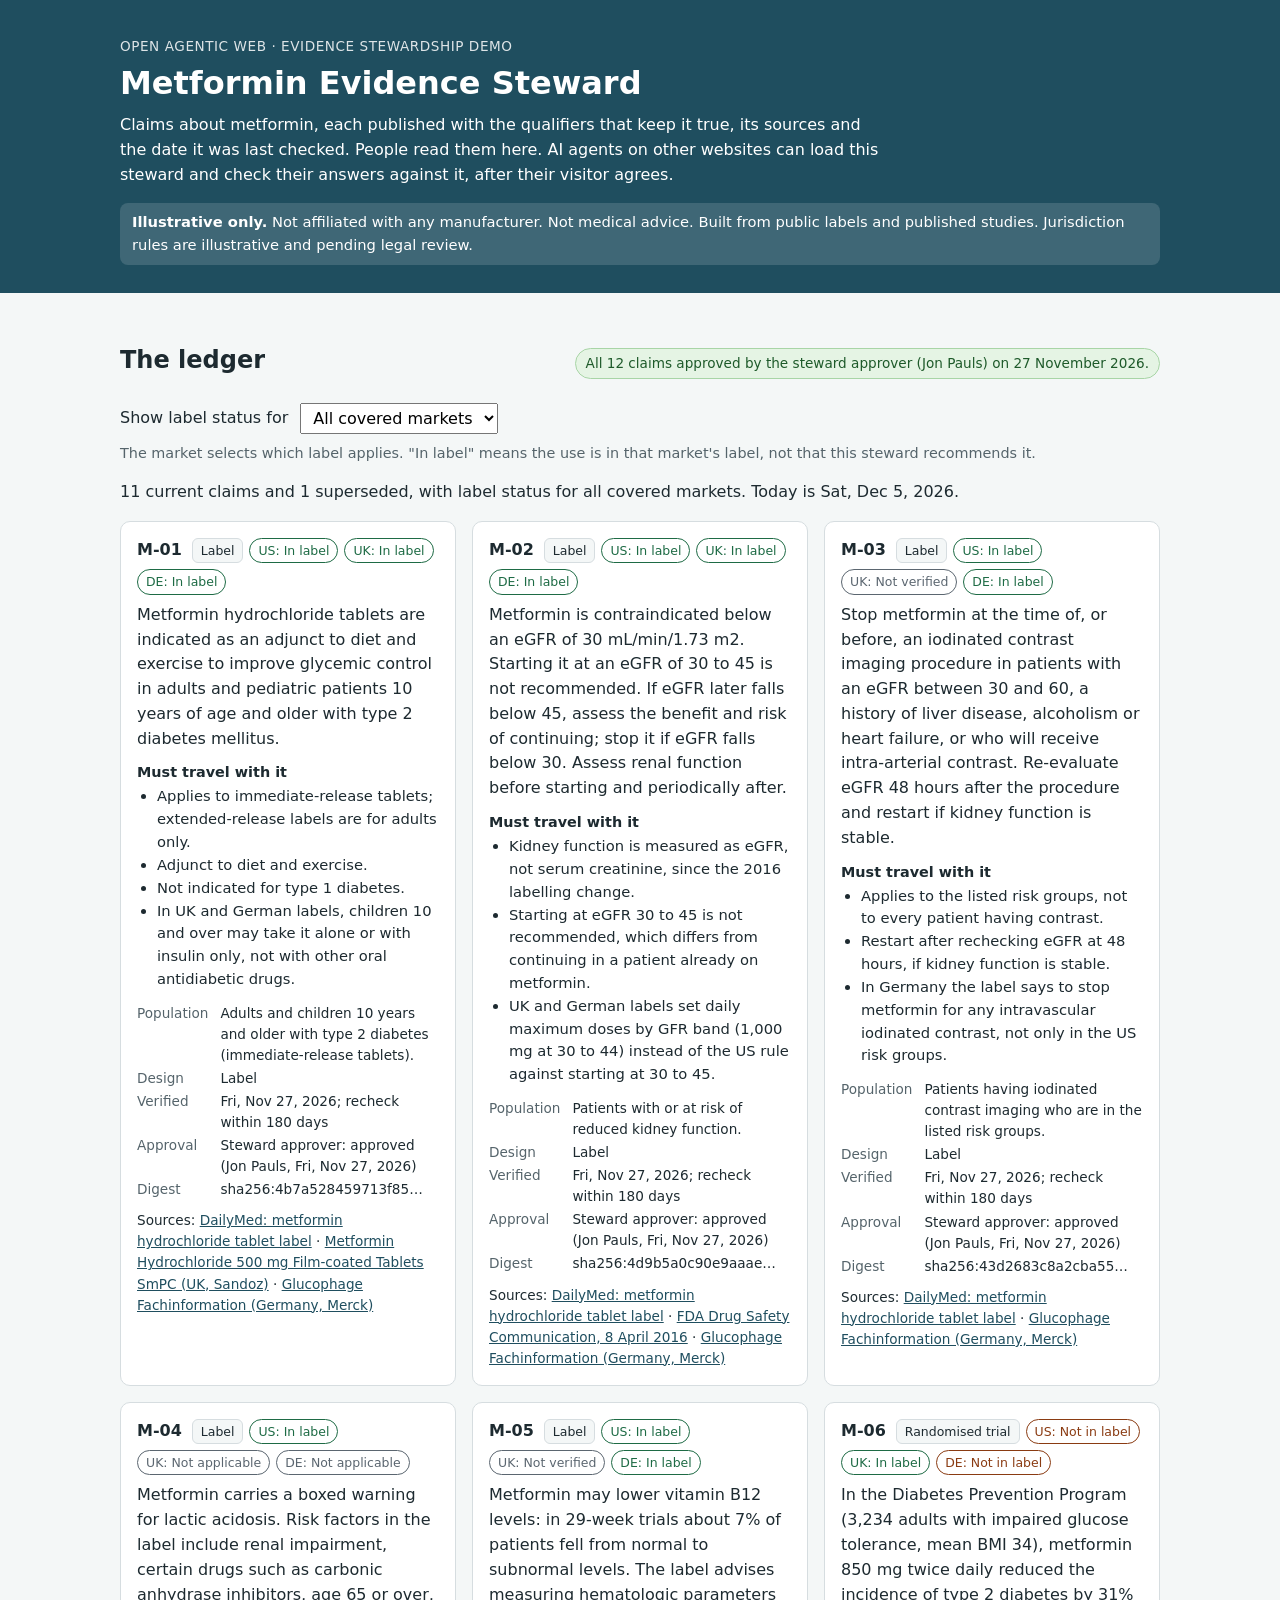
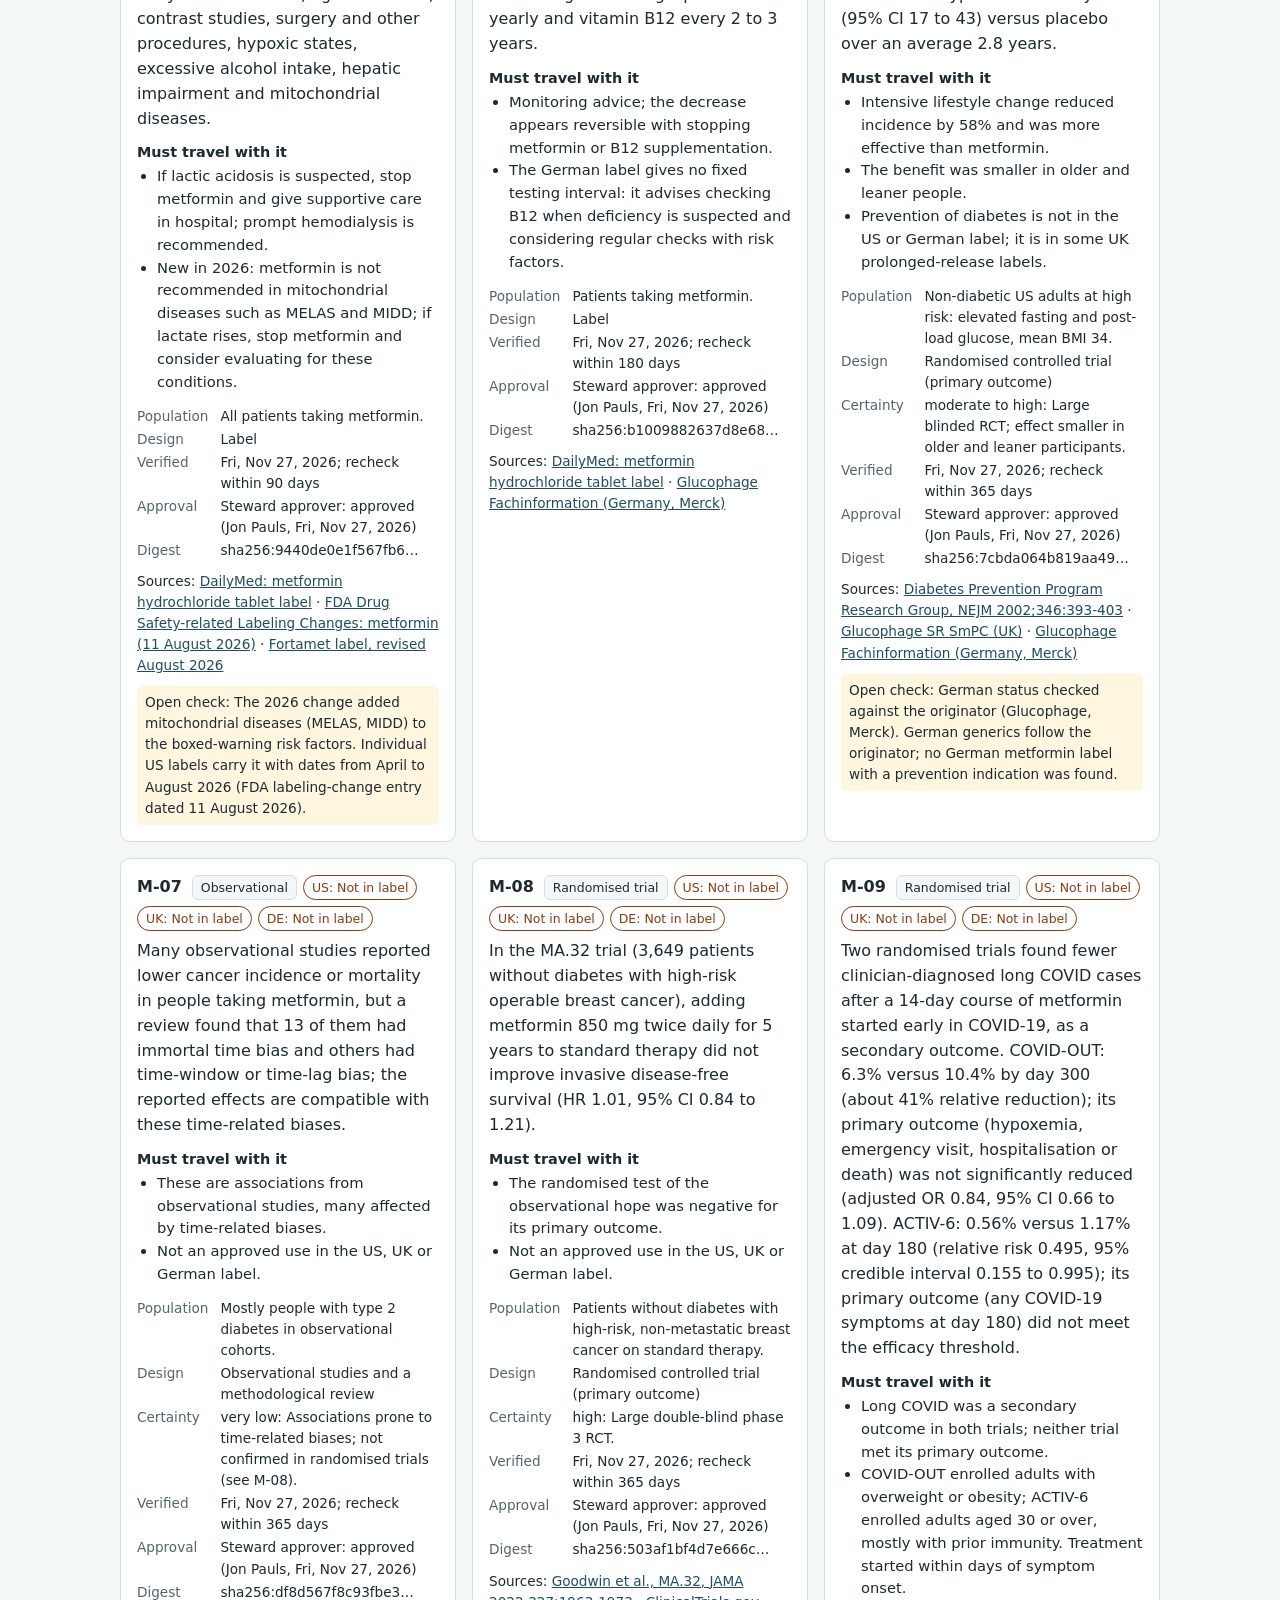
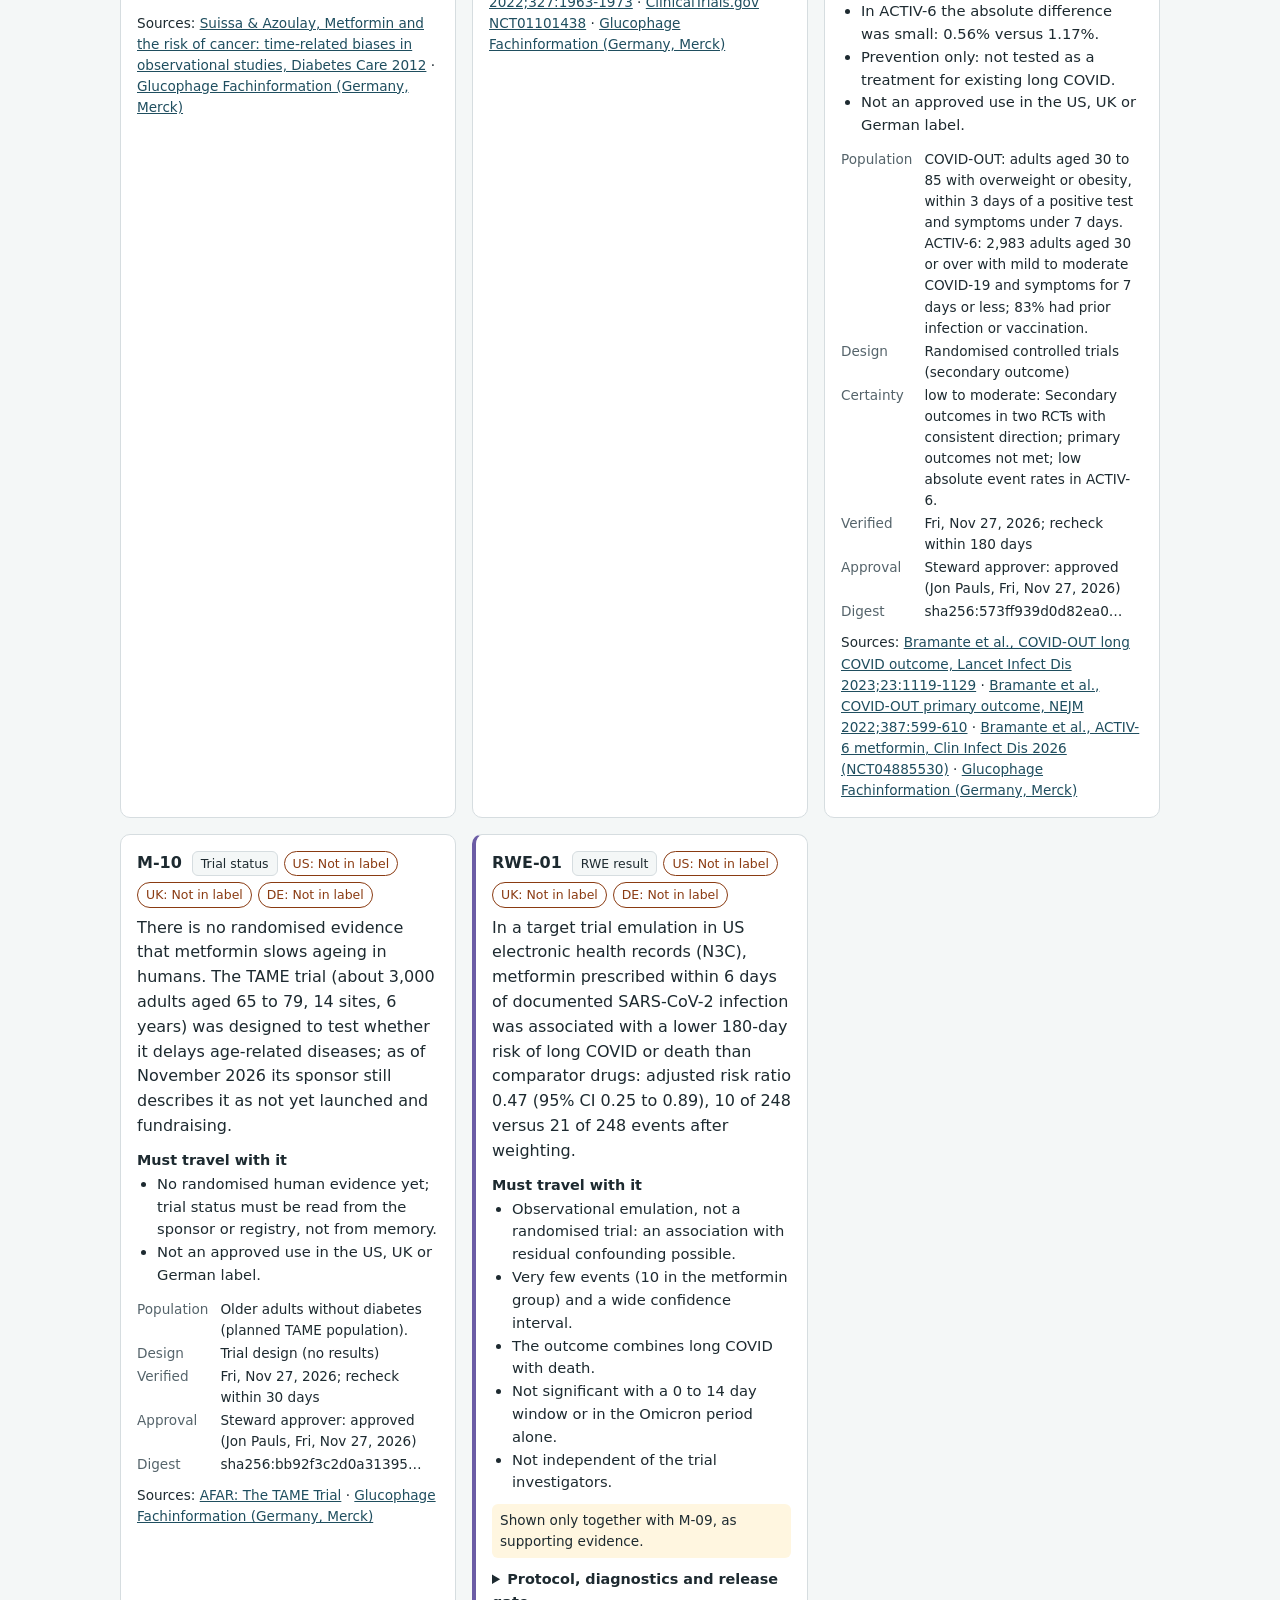
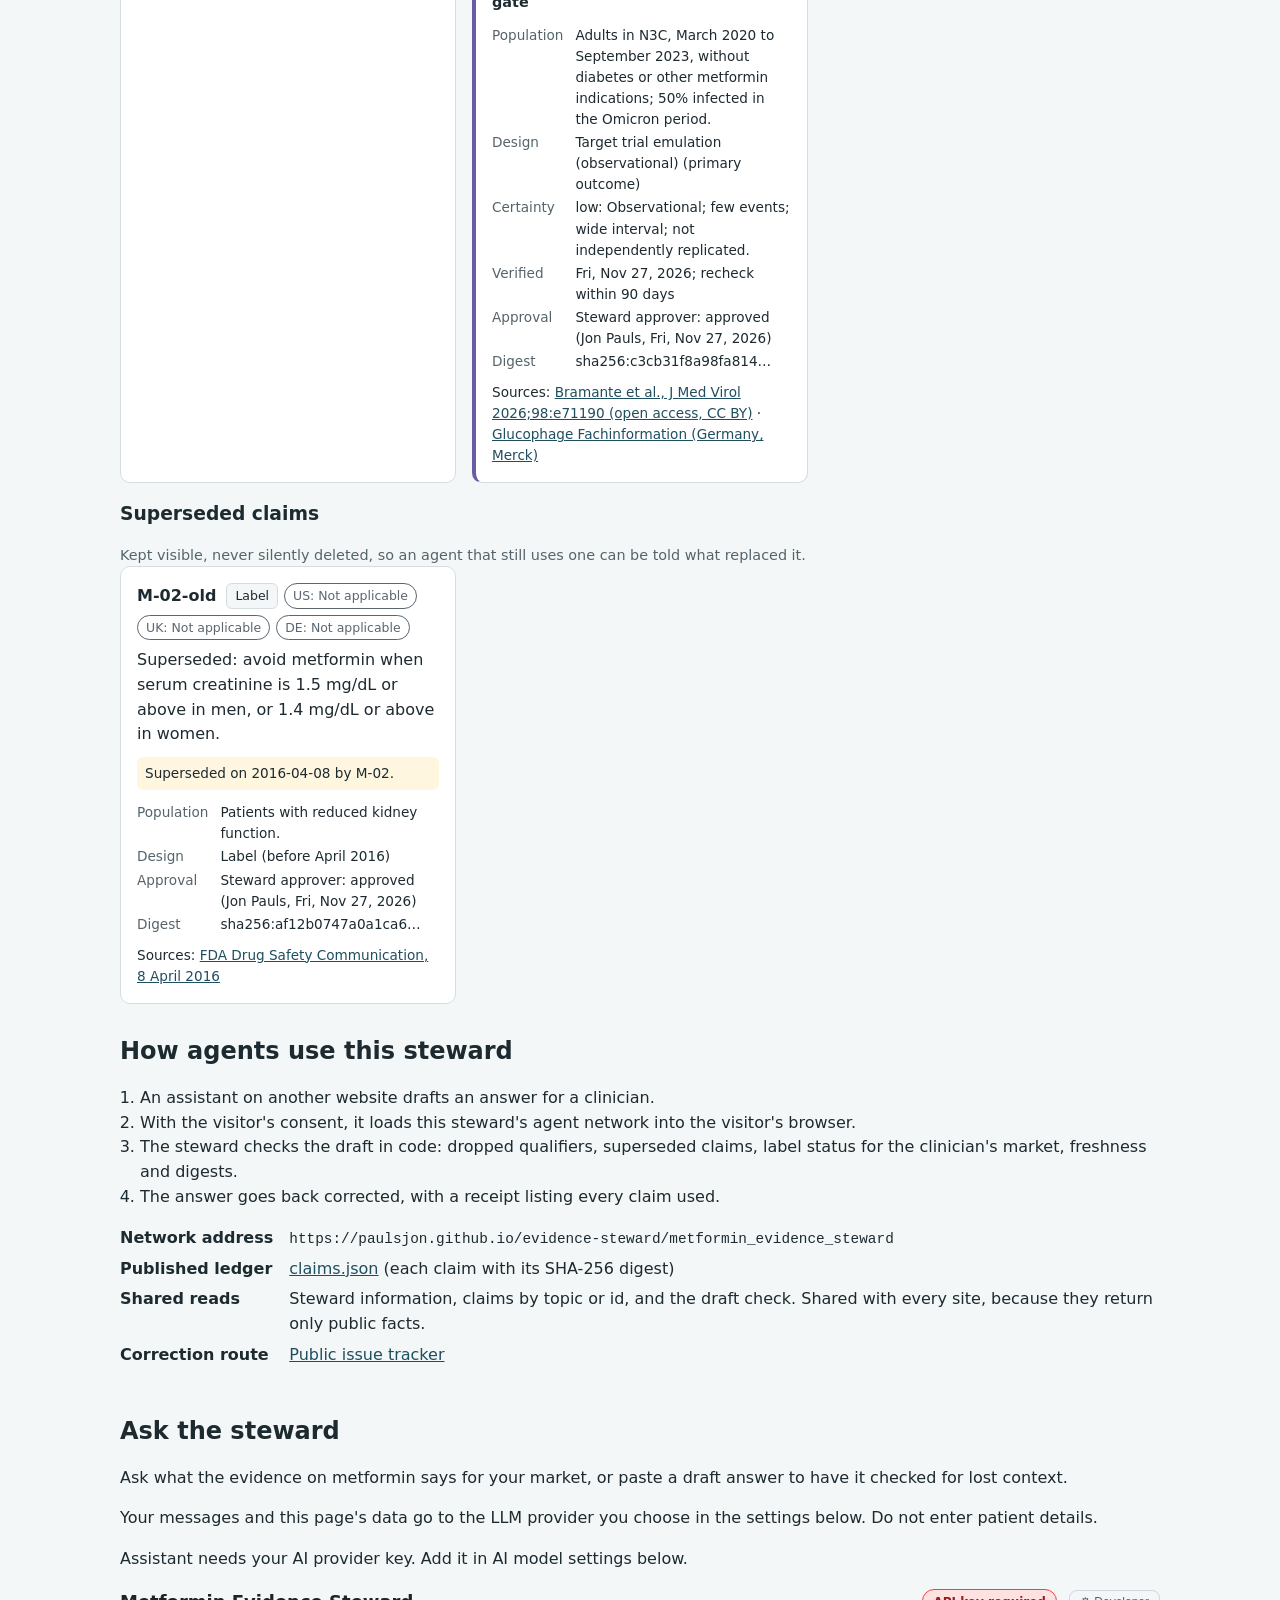
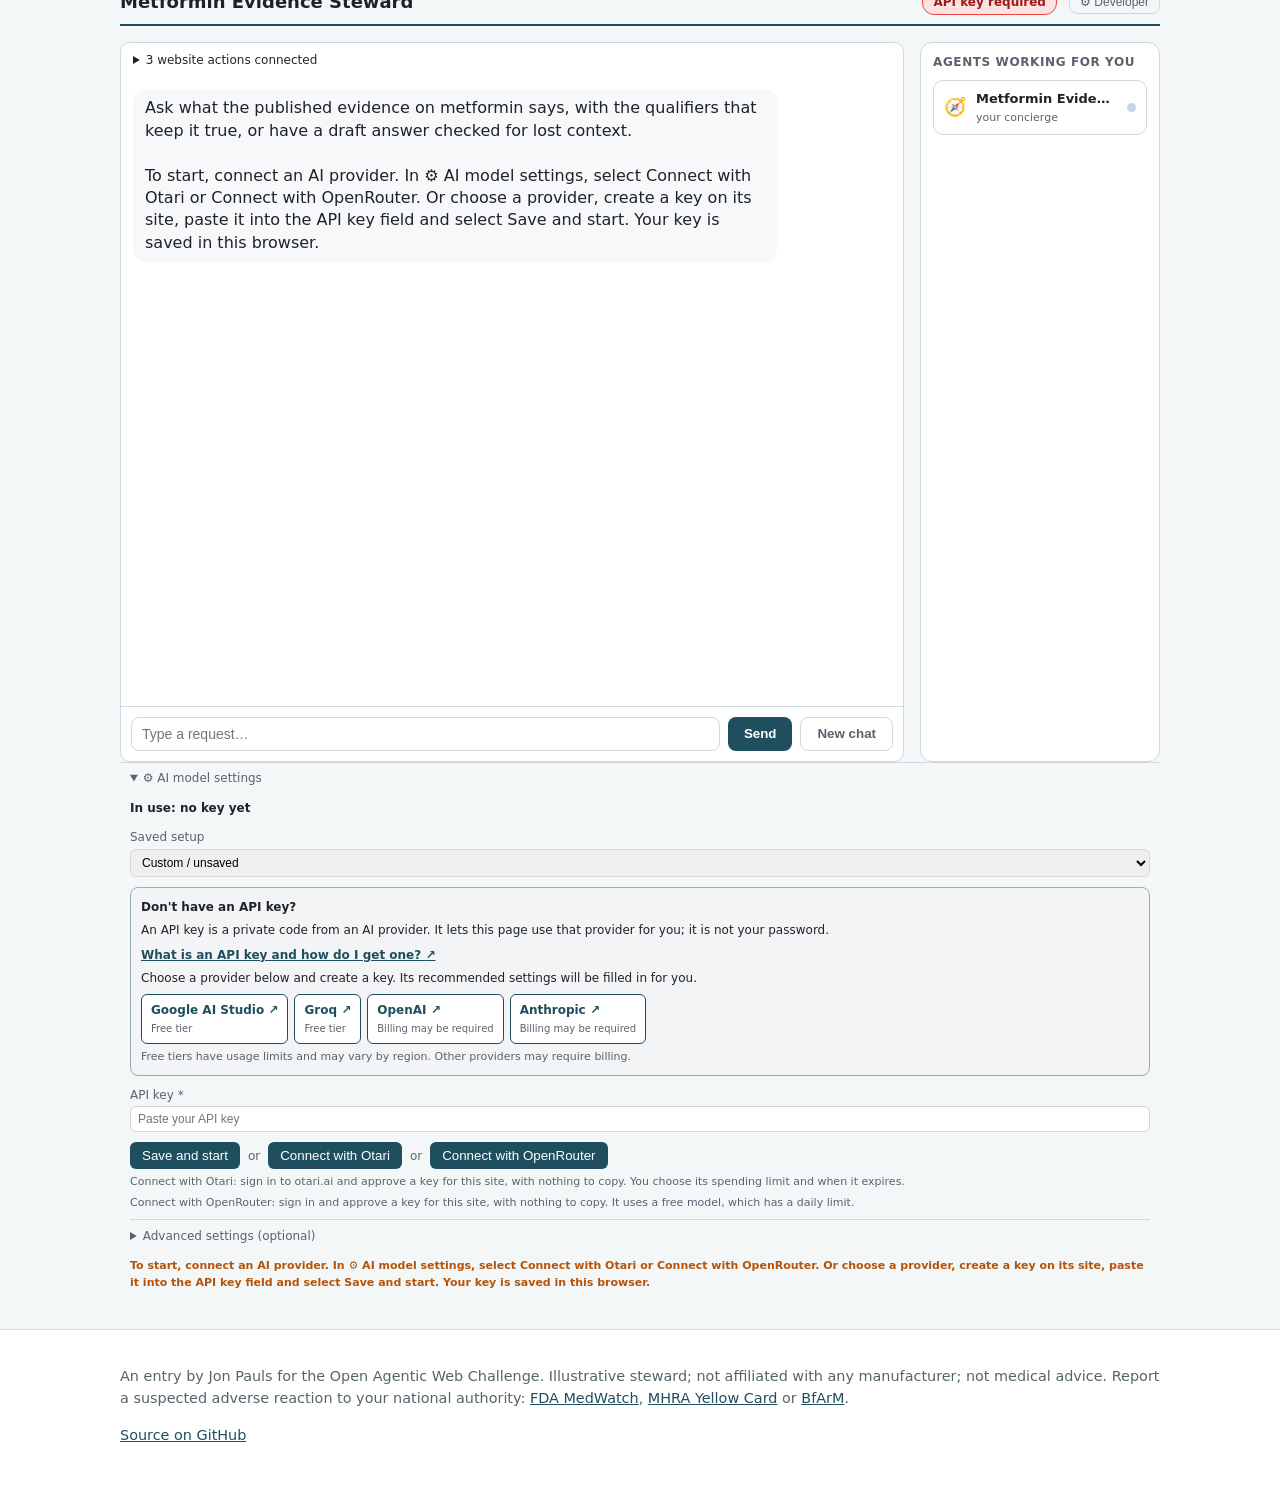
<file: docs/index.html>
<!doctype html>
<html lang="en">
<head>
  <meta charset="utf-8">
  <meta name="viewport" content="width=device-width, initial-scale=1">
  <title>Metformin Evidence Steward</title>
  <meta name="description" content="An illustrative evidence steward for metformin on the open agentic web: versioned claims with the qualifiers that keep them true, for people and for AI agents.">
  <link rel="icon" href="favicon.svg" type="image/svg+xml">
  <link rel="stylesheet" href="styles.css">
  <script type="module" src="js/app.js"></script>
  <script type="module" src="site.js"></script>
</head>
<body>
  <header class="site-header">
    <div class="wrap">
      <p class="eyebrow">Open agentic web · Evidence stewardship demo</p>
      <h1>Metformin Evidence Steward</h1>
      <p class="lead">Claims about metformin, each published with the qualifiers that keep it true, its sources and the date it was last checked. People read them here. AI agents on other websites can load this steward and check their answers against it, after their visitor agrees.</p>
      <p class="banner" role="note"><strong>Illustrative only.</strong> Not affiliated with any manufacturer. Not medical advice. Built from public labels and published studies. Jurisdiction rules are illustrative and pending legal review.</p>
    </div>
  </header>

  <main class="wrap">
    <section id="ledger" aria-labelledby="ledger-heading">
      <div class="section-head">
        <h2 id="ledger-heading">The ledger</h2>
        <p id="approval-state" class="pill pill-approved">All 12 claims approved by the steward approver (Jon Pauls) on 27 November 2026.</p>
      </div>
      <div class="controls">
        <label for="jurisdiction">Show label status for</label>
        <select id="jurisdiction">
          <option value="unknown">All covered markets</option>
          <option value="US">United States</option>
          <option value="UK">United Kingdom</option>
          <option value="DE">Germany</option>
        </select>
        <p class="hint">The market selects which label applies. "In label" means the use is in that market's label, not that this steward recommends it.</p>
      </div>
      <p id="ledger-status" role="status">Loading claims…</p>
      <div id="claims" class="claims"></div>

      <h3 id="superseded-heading">Superseded claims</h3>
      <p class="hint">Kept visible, never silently deleted, so an agent that still uses one can be told what replaced it.</p>
      <div id="superseded" class="claims"></div>
    </section>

    <section id="how" aria-labelledby="how-heading">
      <h2 id="how-heading">How agents use this steward</h2>
      <ol class="steps">
        <li>An assistant on another website drafts an answer for a clinician.</li>
        <li>With the visitor's consent, it loads this steward's agent network into the visitor's browser.</li>
        <li>The steward checks the draft in code: dropped qualifiers, superseded claims, label status for the clinician's market, freshness and digests.</li>
        <li>The answer goes back corrected, with a receipt listing every claim used.</li>
      </ol>
      <dl class="facts">
        <dt>Network address</dt>
        <dd><code id="network-url">https://paulsjon.github.io/evidence-steward/metformin_evidence_steward</code></dd>
        <dt>Published ledger</dt>
        <dd><a href="claims.json">claims.json</a> (each claim with its SHA-256 digest)</dd>
        <dt>Shared reads</dt>
        <dd>Steward information, claims by topic or id, and the draft check. Shared with every site, because they return only public facts.</dd>
        <dt>Correction route</dt>
        <dd id="correction-route"><a href="https://github.com/paulsjon/evidence-steward/issues">Public issue tracker</a></dd>
      </dl>
    </section>

    <section id="assistant" class="assistant" aria-labelledby="assistant-heading">
      <h2 id="assistant-heading">Ask the steward</h2>
      <p>Ask what the evidence on metformin says for your market, or paste a draft answer to have it checked for lost context.</p>
      <p class="assistant-note">Your messages and this page's data go to the LLM provider you choose in the settings below. Do not enter patient details.</p>
      <p id="assistant-status" role="status">Connecting the assistant… If this message stays, the assistant could not load. You can still use the page directly.</p>
      <div id="agent-app">
        <div data-ns-slot="header"></div>
        <div class="assistant-panels">
          <div data-ns-slot="chat"></div>
          <div data-ns-slot="agents"></div>
        </div>
        <div data-ns-slot="settings"></div>
      </div>
    </section>
  </main>

  <footer class="site-footer">
    <div class="wrap">
      <p>An entry by Jon Pauls for the Open Agentic Web Challenge. Illustrative steward; not affiliated with any manufacturer; not medical advice. Report a suspected adverse reaction to your national authority: <a href="https://www.fda.gov/safety/medwatch-fda-safety-information-and-adverse-event-reporting-program">FDA MedWatch</a>, <a href="https://yellowcard.mhra.gov.uk/">MHRA Yellow Card</a> or <a href="https://www.bfarm.de/EN/Medicinal-products/Pharmacovigilance/_node.html">BfArM</a>.</p>
      <p><a href="https://github.com/paulsjon/evidence-steward">Source on GitHub</a></p>
    </div>
  </footer>
</body>
</html>
</file>
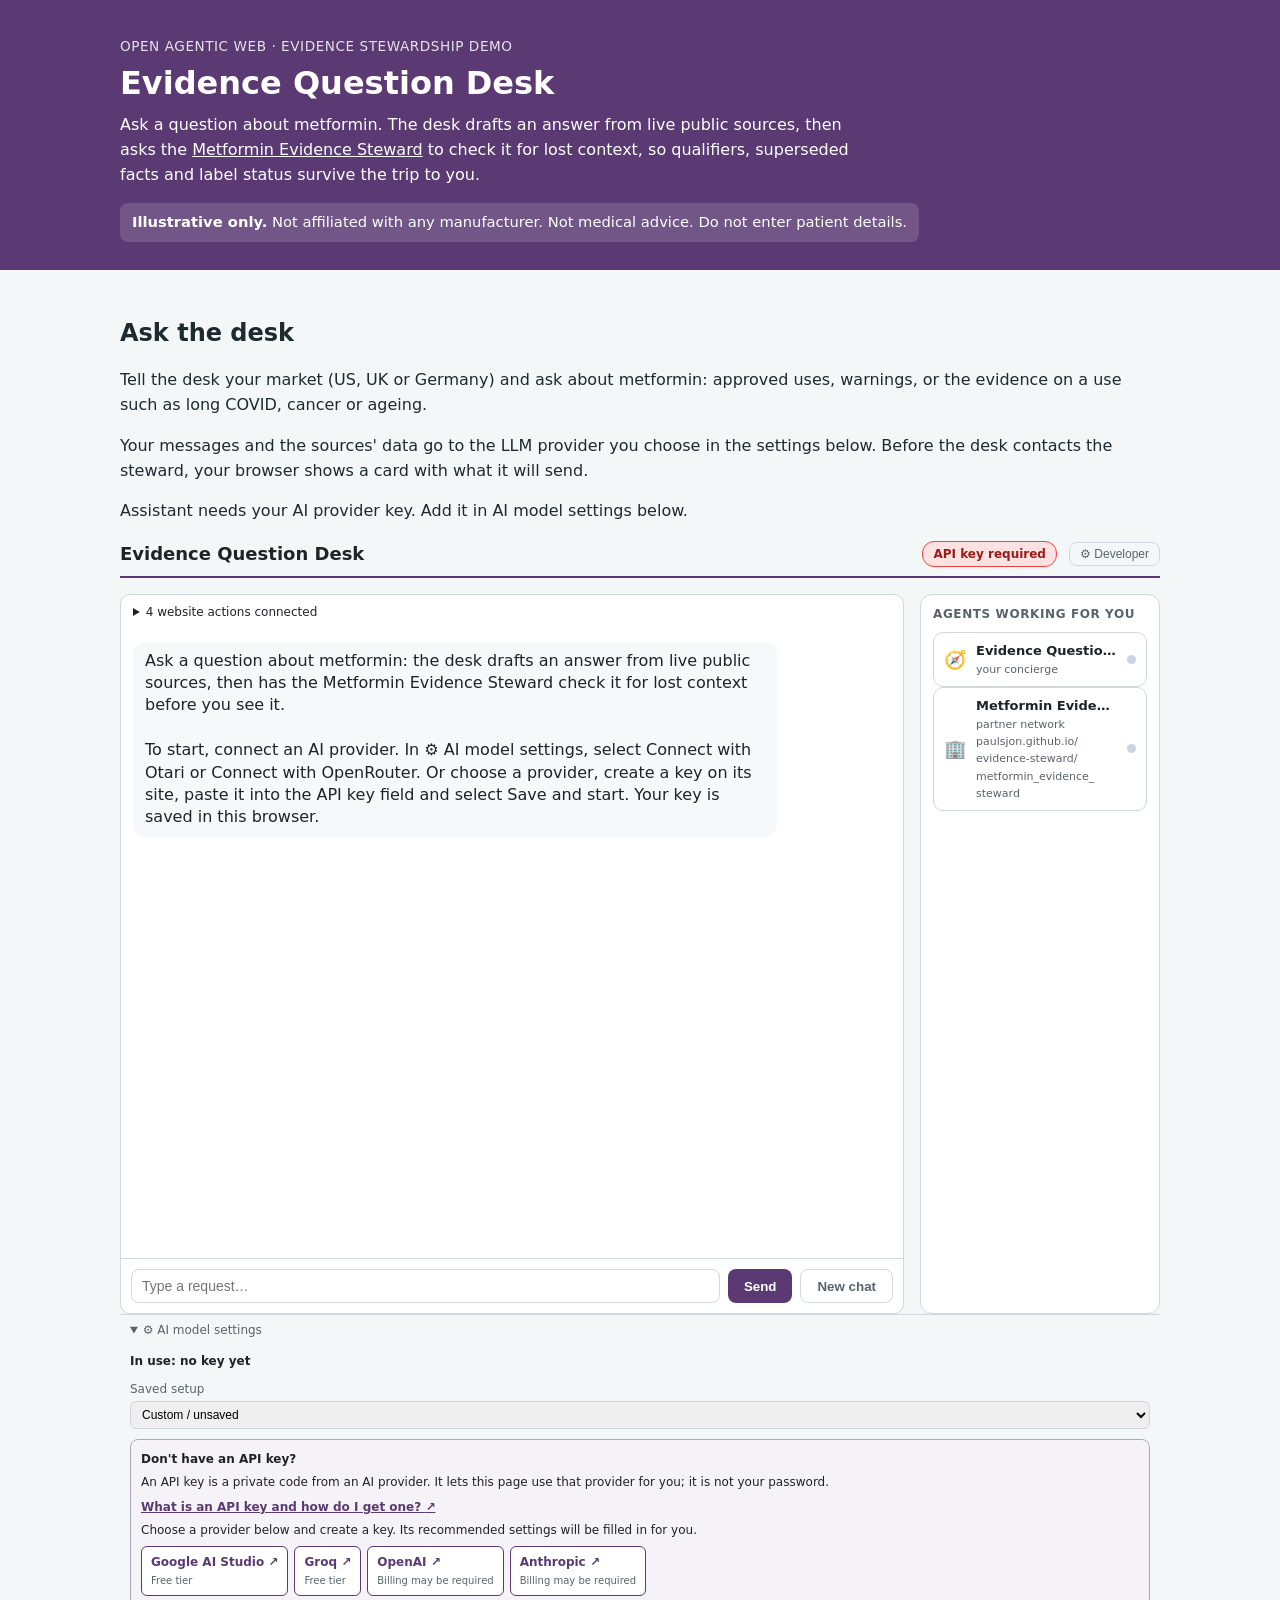
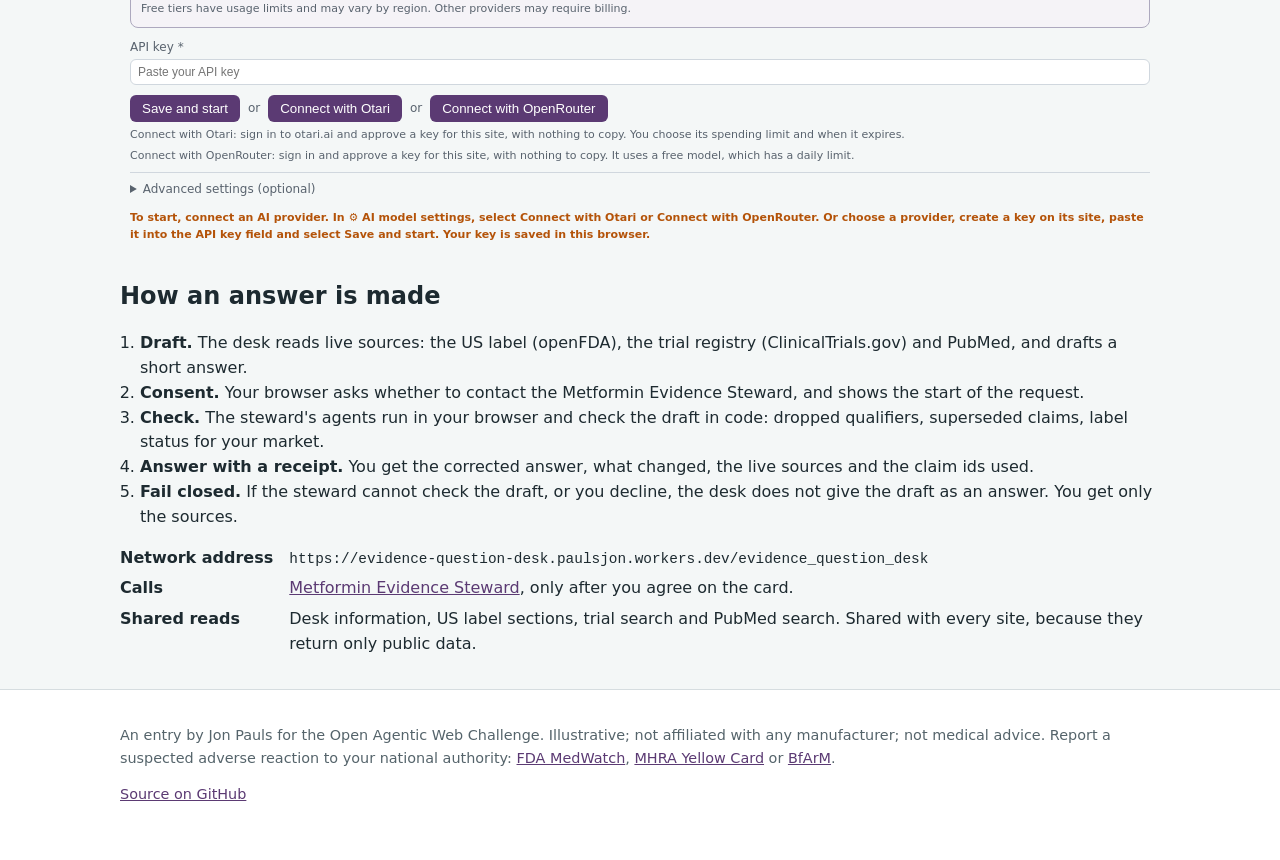
<file: question-desk/index.html>
<!doctype html>
<html lang="en">
<head>
  <meta charset="utf-8">
  <meta name="viewport" content="width=device-width, initial-scale=1">
  <title>Evidence Question Desk</title>
  <meta name="description" content="An illustrative medical information desk on the open agentic web: answers about metformin drafted from live public sources and checked by an evidence steward before they are shown.">
  <link rel="icon" href="favicon.svg" type="image/svg+xml">
  <link rel="stylesheet" href="styles.css">
  <script type="module" src="site.js"></script>
</head>
<body class="desk">
  <header class="site-header">
    <div class="wrap">
      <p class="eyebrow">Open agentic web · Evidence stewardship demo</p>
      <h1>Evidence Question Desk</h1>
      <p class="lead">Ask a question about metformin. The desk drafts an answer from live public sources, then asks the <a href="https://paulsjon.github.io/evidence-steward/">Metformin Evidence Steward</a> to check it for lost context, so qualifiers, superseded facts and label status survive the trip to you.</p>
      <p class="banner" role="note"><strong>Illustrative only.</strong> Not affiliated with any manufacturer. Not medical advice. Do not enter patient details.</p>
    </div>
  </header>

  <main class="wrap">
    <section id="assistant" class="assistant" aria-labelledby="assistant-heading">
      <h2 id="assistant-heading">Ask the desk</h2>
      <p>Tell the desk your market (US, UK or Germany) and ask about metformin: approved uses, warnings, or the evidence on a use such as long COVID, cancer or ageing.</p>
      <p class="assistant-note">Your messages and the sources' data go to the LLM provider you choose in the settings below. Before the desk contacts the steward, your browser shows a card with what it will send.</p>
      <p id="assistant-status" role="status">Connecting the assistant… If this message stays, the assistant could not load.</p>
      <div id="agent-app">
        <div data-ns-slot="header"></div>
        <div class="assistant-panels">
          <div data-ns-slot="chat"></div>
          <div data-ns-slot="agents"></div>
        </div>
        <div data-ns-slot="settings"></div>
      </div>
    </section>

    <section id="how" aria-labelledby="how-heading">
      <h2 id="how-heading">How an answer is made</h2>
      <ol class="steps">
        <li><strong>Draft.</strong> The desk reads live sources: the US label (openFDA), the trial registry (ClinicalTrials.gov) and PubMed, and drafts a short answer.</li>
        <li><strong>Consent.</strong> Your browser asks whether to contact the Metformin Evidence Steward, and shows the start of the request.</li>
        <li><strong>Check.</strong> The steward's agents run in your browser and check the draft in code: dropped qualifiers, superseded claims, label status for your market.</li>
        <li><strong>Answer with a receipt.</strong> You get the corrected answer, what changed, the live sources and the claim ids used.</li>
        <li><strong>Fail closed.</strong> If the steward cannot check the draft, or you decline, the desk does not give the draft as an answer. You get only the sources.</li>
      </ol>
      <dl class="facts">
        <dt>Network address</dt>
        <dd><code>https://evidence-question-desk.paulsjon.workers.dev/evidence_question_desk</code></dd>
        <dt>Calls</dt>
        <dd><a href="https://paulsjon.github.io/evidence-steward/">Metformin Evidence Steward</a>, only after you agree on the card.</dd>
        <dt>Shared reads</dt>
        <dd>Desk information, US label sections, trial search and PubMed search. Shared with every site, because they return only public data.</dd>
      </dl>
    </section>
  </main>

  <footer class="site-footer">
    <div class="wrap">
      <p>An entry by Jon Pauls for the Open Agentic Web Challenge. Illustrative; not affiliated with any manufacturer; not medical advice. Report a suspected adverse reaction to your national authority: <a href="https://www.fda.gov/safety/medwatch-fda-safety-information-and-adverse-event-reporting-program">FDA MedWatch</a>, <a href="https://yellowcard.mhra.gov.uk/">MHRA Yellow Card</a> or <a href="https://www.bfarm.de/EN/Medicinal-products/Pharmacovigilance/_node.html">BfArM</a>.</p>
      <p><a href="https://github.com/paulsjon/evidence-steward">Source on GitHub</a></p>
    </div>
  </footer>
</body>
</html>
</file>
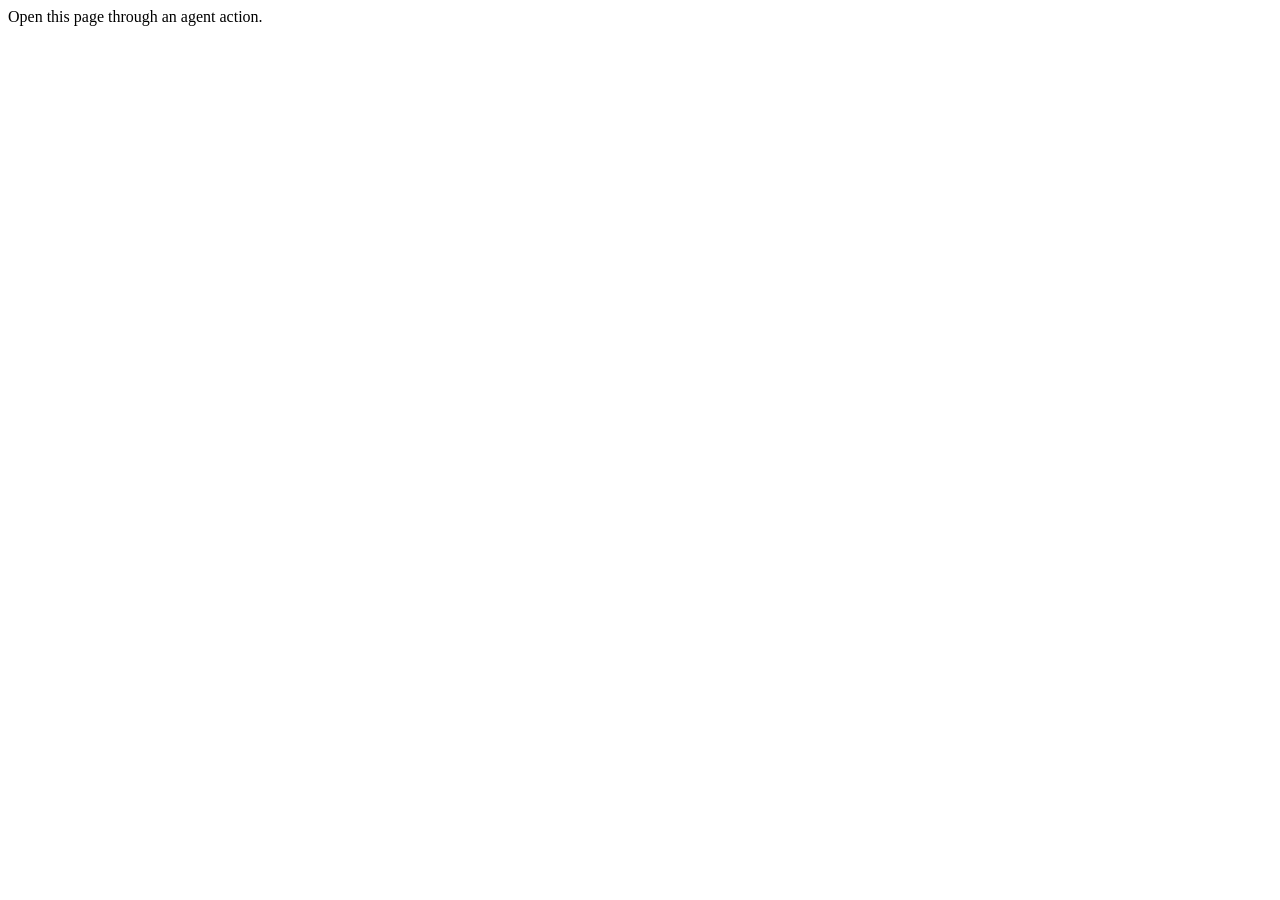
<file: docs/bridge/action-bridge.html>
<!doctype html>
<!--
  Action bridge, copied here by build_network.mjs. Do not edit it.
  Other agent sites load this page in a hidden frame before they run this site's network.
  It reads agent-manifest.json in this folder. That manifest names bridge-actions.js when
  this folder has it, and the page then shares the actions it registers with the callers
  they list. Otherwise it shares no actions and loads none of the site's own code.
  Do not block framing for this folder.
-->
<html lang="en">
  <head>
    <meta charset="utf-8">
    <meta name="robots" content="noindex">
    <title>Action bridge</title>
    <script type="module" src="../runtime/action-bridge.js"></script>
  </head>
  <body></body>
</html>
</file>
<file: docs/styles.css>
/* Metformin Evidence Steward: quiet, document-like styling. */
:root {
  --ink: #1d2a30;
  --muted: #55646b;
  --line: #d6dde0;
  --paper: #ffffff;
  --wash: #f4f7f7;
  --brand: #1f4e5f;
  --ok: #1e6b45;
  --no: #8a3b12;
  --grey: #5b6670;
  --warn-bg: #fff6e0;
}
* { box-sizing: border-box; }
body { margin: 0; font: 16px/1.55 system-ui, -apple-system, "Segoe UI", sans-serif; color: var(--ink); background: var(--wash); }
.wrap { max-width: 1080px; margin: 0 auto; padding: 0 20px; }
a { color: var(--brand); }
code { font-size: 0.9em; overflow-wrap: anywhere; }
h1, h2, h3, h4 { line-height: 1.25; }
.site-header { background: var(--brand); color: #fff; padding: 36px 0 28px; }
.site-header a { color: #fff; }
.eyebrow { margin: 0 0 6px; font-size: 0.85rem; letter-spacing: 0.04em; text-transform: uppercase; opacity: 0.85; }
.site-header h1 { margin: 0 0 10px; font-size: 2rem; }
.lead { max-width: 760px; margin: 0 0 16px; }
.banner { display: inline-block; margin: 0; padding: 8px 12px; border-radius: 8px; background: rgba(255,255,255,0.14); font-size: 0.92rem; }
main section { margin: 32px 0; }
.section-head { display: flex; flex-wrap: wrap; align-items: baseline; gap: 12px; justify-content: space-between; }
.pill { margin: 0; padding: 4px 10px; border-radius: 999px; font-size: 0.85rem; }
.pill-approved { background: #e5f4e4; color: #1e5a2a; border: 1px solid #a8d5a6; }
.pill-pending { background: var(--warn-bg); color: #6b4a00; border: 1px solid #ecd28f; }
.controls { display: flex; flex-wrap: wrap; gap: 8px 12px; align-items: center; margin: 8px 0 16px; }
.controls select { font: inherit; padding: 4px 8px; }
.hint { flex-basis: 100%; margin: 0; color: var(--muted); font-size: 0.9rem; }
.claims { display: grid; grid-template-columns: repeat(auto-fill, minmax(320px, 1fr)); gap: 16px; }
.claim { background: var(--paper); border: 1px solid var(--line); border-radius: 10px; padding: 16px; }
.claim-rwe_result { border-left: 4px solid #6b5ca5; }
.claim-head { display: flex; flex-wrap: wrap; gap: 6px; align-items: center; margin-bottom: 8px; }
.claim-id { font-weight: 700; margin-right: 4px; }
.badge { font-size: 0.78rem; padding: 2px 8px; border-radius: 6px; background: var(--wash); border: 1px solid var(--line); }
.chip { font-size: 0.78rem; padding: 2px 8px; border-radius: 999px; border: 1px solid currentColor; }
.chip-in_label { color: var(--ok); }
.chip-not_in_label { color: var(--no); }
.chip-not_verified, .chip-not_applicable { color: var(--grey); }
.statement { margin: 0 0 10px; }
.claim h4 { margin: 12px 0 4px; font-size: 0.9rem; }
.qualifiers { margin: 0; padding-left: 20px; font-size: 0.92rem; }
.claim-facts { display: grid; grid-template-columns: max-content 1fr; gap: 2px 12px; margin: 12px 0 0; font-size: 0.85rem; }
.claim-facts dt { color: var(--muted); }
.claim-facts dd { margin: 0; overflow-wrap: anywhere; }
.sources { font-size: 0.85rem; margin: 10px 0 0; }
.verify-note, .superseded-note, .companion-note { font-size: 0.85rem; margin: 10px 0 0; padding: 6px 8px; border-radius: 6px; background: var(--warn-bg); }
.rwe summary { cursor: pointer; margin-top: 10px; font-weight: 600; font-size: 0.9rem; }
.rwe ul { font-size: 0.85rem; padding-left: 20px; }
.steps { padding-left: 20px; }
.facts { display: grid; grid-template-columns: max-content 1fr; gap: 6px 16px; }
.facts dt { font-weight: 600; }
.facts dd { margin: 0; }
.site-footer { border-top: 1px solid var(--line); padding: 20px 0 40px; color: var(--muted); font-size: 0.9rem; background: var(--paper); }
@media (max-width: 640px) { .claim-facts, .facts { grid-template-columns: 1fr; } }
/* Assistant layout. Append to the site's stylesheet and set the colors to the site's palette. */
.assistant { margin-top: 48px; }

/* The runtime reads these variables for its chat, settings and agent panels.
   The chat background below also uses --ns-bg. White text sits on --ns-primary (the
   visitor's messages, Send, and the chat form and settings buttons) and on --ns-accent
   (Send while a turn is steered), so give both at least 4.5:1 contrast with white.
   --ns-accent also underlines the chat header. */
#agent-app {
  --ns-font: system-ui, sans-serif;
  --ns-bg: #ffffff;
  --ns-fg: #1f2328;
  --ns-primary: #1f4e5f;
  --ns-accent: #1f4e5f;
  --ns-border: #d0d7de;
  --ns-panelbg: #ffffff;
  --ns-msgbg: #f6f8fa;
  --ns-muted: #59636e;
}

.assistant-panels {
  display: grid;
  grid-template-columns: minmax(0, 1fr) 240px;
  gap: 16px;
  margin-top: 16px;
}

/* Set the height once the runtime has mounted the chat, so a failed load leaves no
   empty box. */
#agent-app.ns-composed-app [data-ns-slot="chat"] { height: 720px; }
/* The runtime gives the chat no background of its own. Keep --ns-msgbg different from
   --ns-bg, or bot replies lose their bubble. */
#agent-app .ns-chat { background: var(--ns-bg); }

/* Site-wide form rules often stretch the runtime's own controls. Undo them here. */
#agent-app input[type="checkbox"],
#agent-app input[type="radio"] { width: auto; }
#agent-app .ns-header { flex-wrap: wrap; }
/* Site label rules add margins and bold text, and the inputs inside the labels inherit
   the weight. */
#agent-app .ns-settings-body label { margin: 4px 0; font-weight: 400; }
/* Chat forms label radio groups with a legend, so site legend fonts would reach them. */
#agent-app .ns-w-label { font-family: inherit; }
/* Site label rules add margins to chat form fields and make their options bold. */
#agent-app .ns-widget label { margin: 0; }
#agent-app .ns-w-radio label,
#agent-app .ns-w-multi label,
#agent-app .ns-w-toggle { font-weight: 400; }
/* The runtime sizes radio and multi-choice options but not the checkbox label. */
#agent-app .ns-w-toggle { font-size: 13px; }
/* The runtime spaces its buttons with gap. A site's button margin pushes Send below the input. */
#agent-app button { margin: 0; }
/* Chat choices are buttons with a light background. A site's button color can hide their
   titles. */
#agent-app .ns-w-choice { color: var(--ns-fg); }
/* A site's button:hover background also reaches the runtime's plain buttons, behind
   their dark text. Keep the runtime's own backgrounds. */
#agent-app .ns-devtoggle:not(.on):hover,
#agent-app .ns-modal-close:hover { background: transparent; }
#agent-app .ns-w-choice:disabled:hover { background: #fafbfc; }
/* The runtime's message rule hides the partner consent card's own background, and its
   Decline label then has too little contrast. */
#agent-app .ns-consent { background: #fffbeb; }
/* While a consent card waits, the status line above it already says "Contacting", though
   nothing has been sent. Hide it until the visitor answers. */
#agent-app .ns-msgs:has(.ns-consent-actions) > .ns-turn-status { display: none; }
/* Long links in a reply would run out of the bubble on a phone. "anywhere" would also
   let the consent card's buttons shrink and split their labels. */
#agent-app .ns-msg { overflow-wrap: break-word; }
/* On a phone the consent card is too narrow for its three buttons in one row, and
   "Always allow" breaks onto two lines. Keep each label whole and wrap the row. */
#agent-app .ns-consent-actions { flex-wrap: wrap; }
#agent-app .ns-consent-actions button { white-space: nowrap; }

/* site.js and the runtime add their confirmation dialogs to <body>, outside #agent-app.
   Site h2 rules reach the heading, and the two buttons touch. A right margin keeps
   wrapped buttons lined up on the left. */
body > dialog h2 { margin: 0 0 12px; font: 700 1.25em system-ui, sans-serif; }
body > dialog button { margin-right: 8px; }
/* site.js's dialog: the details in two columns, and a plain decline button, so the two
   choices do not look the same. */
.assistant-review { max-width: 640px; width: 85%; max-height: 85vh; overflow: auto; border: 1px solid #888; border-radius: 12px; padding: 24px; font: 16px system-ui, sans-serif; }
.assistant-review dl { display: grid; grid-template-columns: fit-content(40%) 1fr; gap: 4px 16px; margin: 12px 0; }
.assistant-review dt { font-weight: 600; }
.assistant-review dd { margin: 0; overflow-wrap: anywhere; }
.assistant-review details { margin: 12px 0; }
.assistant-review pre { white-space: pre-wrap; overflow-wrap: anywhere; }
.assistant-review .assistant-decline { background: transparent; color: inherit; border: 1px solid currentColor; }

@media (max-width: 760px) {
  .assistant-panels { grid-template-columns: 1fr; }
  /* On a phone, each detail goes under its label, so an email is not split. */
  .assistant-review dl { grid-template-columns: 1fr; gap: 0; }
  .assistant-review dd { margin-bottom: 8px; }
}
</file>
<file: question-desk/styles.css>
/* Metformin Evidence Steward: quiet, document-like styling. */
:root {
  --ink: #1d2a30;
  --muted: #55646b;
  --line: #d6dde0;
  --paper: #ffffff;
  --wash: #f4f7f7;
  --brand: #5b3a73;
  --ok: #1e6b45;
  --no: #8a3b12;
  --grey: #5b6670;
  --warn-bg: #fff6e0;
}
* { box-sizing: border-box; }
body { margin: 0; font: 16px/1.55 system-ui, -apple-system, "Segoe UI", sans-serif; color: var(--ink); background: var(--wash); }
.wrap { max-width: 1080px; margin: 0 auto; padding: 0 20px; }
a { color: var(--brand); }
code { font-size: 0.9em; overflow-wrap: anywhere; }
h1, h2, h3, h4 { line-height: 1.25; }
.site-header { background: var(--brand); color: #fff; padding: 36px 0 28px; }
.site-header a { color: #fff; }
.eyebrow { margin: 0 0 6px; font-size: 0.85rem; letter-spacing: 0.04em; text-transform: uppercase; opacity: 0.85; }
.site-header h1 { margin: 0 0 10px; font-size: 2rem; }
.lead { max-width: 760px; margin: 0 0 16px; }
.banner { display: inline-block; margin: 0; padding: 8px 12px; border-radius: 8px; background: rgba(255,255,255,0.14); font-size: 0.92rem; }
main section { margin: 32px 0; }
.section-head { display: flex; flex-wrap: wrap; align-items: baseline; gap: 12px; justify-content: space-between; }
.pill { margin: 0; padding: 4px 10px; border-radius: 999px; font-size: 0.85rem; }
.pill-approved { background: #e5f4e4; color: #1e5a2a; border: 1px solid #a8d5a6; }
.pill-pending { background: var(--warn-bg); color: #6b4a00; border: 1px solid #ecd28f; }
.controls { display: flex; flex-wrap: wrap; gap: 8px 12px; align-items: center; margin: 8px 0 16px; }
.controls select { font: inherit; padding: 4px 8px; }
.hint { flex-basis: 100%; margin: 0; color: var(--muted); font-size: 0.9rem; }
.claims { display: grid; grid-template-columns: repeat(auto-fill, minmax(320px, 1fr)); gap: 16px; }
.claim { background: var(--paper); border: 1px solid var(--line); border-radius: 10px; padding: 16px; }
.claim-rwe_result { border-left: 4px solid #6b5ca5; }
.claim-head { display: flex; flex-wrap: wrap; gap: 6px; align-items: center; margin-bottom: 8px; }
.claim-id { font-weight: 700; margin-right: 4px; }
.badge { font-size: 0.78rem; padding: 2px 8px; border-radius: 6px; background: var(--wash); border: 1px solid var(--line); }
.chip { font-size: 0.78rem; padding: 2px 8px; border-radius: 999px; border: 1px solid currentColor; }
.chip-in_label { color: var(--ok); }
.chip-not_in_label { color: var(--no); }
.chip-not_verified, .chip-not_applicable { color: var(--grey); }
.statement { margin: 0 0 10px; }
.claim h4 { margin: 12px 0 4px; font-size: 0.9rem; }
.qualifiers { margin: 0; padding-left: 20px; font-size: 0.92rem; }
.claim-facts { display: grid; grid-template-columns: max-content 1fr; gap: 2px 12px; margin: 12px 0 0; font-size: 0.85rem; }
.claim-facts dt { color: var(--muted); }
.claim-facts dd { margin: 0; overflow-wrap: anywhere; }
.sources { font-size: 0.85rem; margin: 10px 0 0; }
.verify-note, .superseded-note, .companion-note { font-size: 0.85rem; margin: 10px 0 0; padding: 6px 8px; border-radius: 6px; background: var(--warn-bg); }
.rwe summary { cursor: pointer; margin-top: 10px; font-weight: 600; font-size: 0.9rem; }
.rwe ul { font-size: 0.85rem; padding-left: 20px; }
.steps { padding-left: 20px; }
.facts { display: grid; grid-template-columns: max-content 1fr; gap: 6px 16px; }
.facts dt { font-weight: 600; }
.facts dd { margin: 0; }
.site-footer { border-top: 1px solid var(--line); padding: 20px 0 40px; color: var(--muted); font-size: 0.9rem; background: var(--paper); }
@media (max-width: 640px) { .claim-facts, .facts { grid-template-columns: 1fr; } }
/* Assistant layout. Append to the site's stylesheet and set the colors to the site's palette. */
.assistant { margin-top: 48px; }

/* The runtime reads these variables for its chat, settings and agent panels.
   The chat background below also uses --ns-bg. White text sits on --ns-primary (the
   visitor's messages, Send, and the chat form and settings buttons) and on --ns-accent
   (Send while a turn is steered), so give both at least 4.5:1 contrast with white.
   --ns-accent also underlines the chat header. */
#agent-app {
  --ns-font: system-ui, sans-serif;
  --ns-bg: #ffffff;
  --ns-fg: #1f2328;
  --ns-primary: #5b3a73;
  --ns-accent: #5b3a73;
  --ns-border: #d0d7de;
  --ns-panelbg: #ffffff;
  --ns-msgbg: #f6f8fa;
  --ns-muted: #59636e;
}

.assistant-panels {
  display: grid;
  grid-template-columns: minmax(0, 1fr) 240px;
  gap: 16px;
  margin-top: 16px;
}

/* Set the height once the runtime has mounted the chat, so a failed load leaves no
   empty box. */
#agent-app.ns-composed-app [data-ns-slot="chat"] { height: 720px; }
/* The runtime gives the chat no background of its own. Keep --ns-msgbg different from
   --ns-bg, or bot replies lose their bubble. */
#agent-app .ns-chat { background: var(--ns-bg); }

/* Site-wide form rules often stretch the runtime's own controls. Undo them here. */
#agent-app input[type="checkbox"],
#agent-app input[type="radio"] { width: auto; }
#agent-app .ns-header { flex-wrap: wrap; }
/* Site label rules add margins and bold text, and the inputs inside the labels inherit
   the weight. */
#agent-app .ns-settings-body label { margin: 4px 0; font-weight: 400; }
/* Chat forms label radio groups with a legend, so site legend fonts would reach them. */
#agent-app .ns-w-label { font-family: inherit; }
/* Site label rules add margins to chat form fields and make their options bold. */
#agent-app .ns-widget label { margin: 0; }
#agent-app .ns-w-radio label,
#agent-app .ns-w-multi label,
#agent-app .ns-w-toggle { font-weight: 400; }
/* The runtime sizes radio and multi-choice options but not the checkbox label. */
#agent-app .ns-w-toggle { font-size: 13px; }
/* The runtime spaces its buttons with gap. A site's button margin pushes Send below the input. */
#agent-app button { margin: 0; }
/* Chat choices are buttons with a light background. A site's button color can hide their
   titles. */
#agent-app .ns-w-choice { color: var(--ns-fg); }
/* A site's button:hover background also reaches the runtime's plain buttons, behind
   their dark text. Keep the runtime's own backgrounds. */
#agent-app .ns-devtoggle:not(.on):hover,
#agent-app .ns-modal-close:hover { background: transparent; }
#agent-app .ns-w-choice:disabled:hover { background: #fafbfc; }
/* The runtime's message rule hides the partner consent card's own background, and its
   Decline label then has too little contrast. */
#agent-app .ns-consent { background: #fffbeb; }
/* While a consent card waits, the status line above it already says "Contacting", though
   nothing has been sent. Hide it until the visitor answers. */
#agent-app .ns-msgs:has(.ns-consent-actions) > .ns-turn-status { display: none; }
/* Long links in a reply would run out of the bubble on a phone. "anywhere" would also
   let the consent card's buttons shrink and split their labels. */
#agent-app .ns-msg { overflow-wrap: break-word; }
/* On a phone the consent card is too narrow for its three buttons in one row, and
   "Always allow" breaks onto two lines. Keep each label whole and wrap the row. */
#agent-app .ns-consent-actions { flex-wrap: wrap; }
#agent-app .ns-consent-actions button { white-space: nowrap; }

/* site.js and the runtime add their confirmation dialogs to <body>, outside #agent-app.
   Site h2 rules reach the heading, and the two buttons touch. A right margin keeps
   wrapped buttons lined up on the left. */
body > dialog h2 { margin: 0 0 12px; font: 700 1.25em system-ui, sans-serif; }
body > dialog button { margin-right: 8px; }
/* site.js's dialog: the details in two columns, and a plain decline button, so the two
   choices do not look the same. */
.assistant-review { max-width: 640px; width: 85%; max-height: 85vh; overflow: auto; border: 1px solid #888; border-radius: 12px; padding: 24px; font: 16px system-ui, sans-serif; }
.assistant-review dl { display: grid; grid-template-columns: fit-content(40%) 1fr; gap: 4px 16px; margin: 12px 0; }
.assistant-review dt { font-weight: 600; }
.assistant-review dd { margin: 0; overflow-wrap: anywhere; }
.assistant-review details { margin: 12px 0; }
.assistant-review pre { white-space: pre-wrap; overflow-wrap: anywhere; }
.assistant-review .assistant-decline { background: transparent; color: inherit; border: 1px solid currentColor; }

@media (max-width: 760px) {
  .assistant-panels { grid-template-columns: 1fr; }
  /* On a phone, each detail goes under its label, so an email is not split. */
  .assistant-review dl { grid-template-columns: 1fr; gap: 0; }
  .assistant-review dd { margin-bottom: 8px; }
}
</file>
